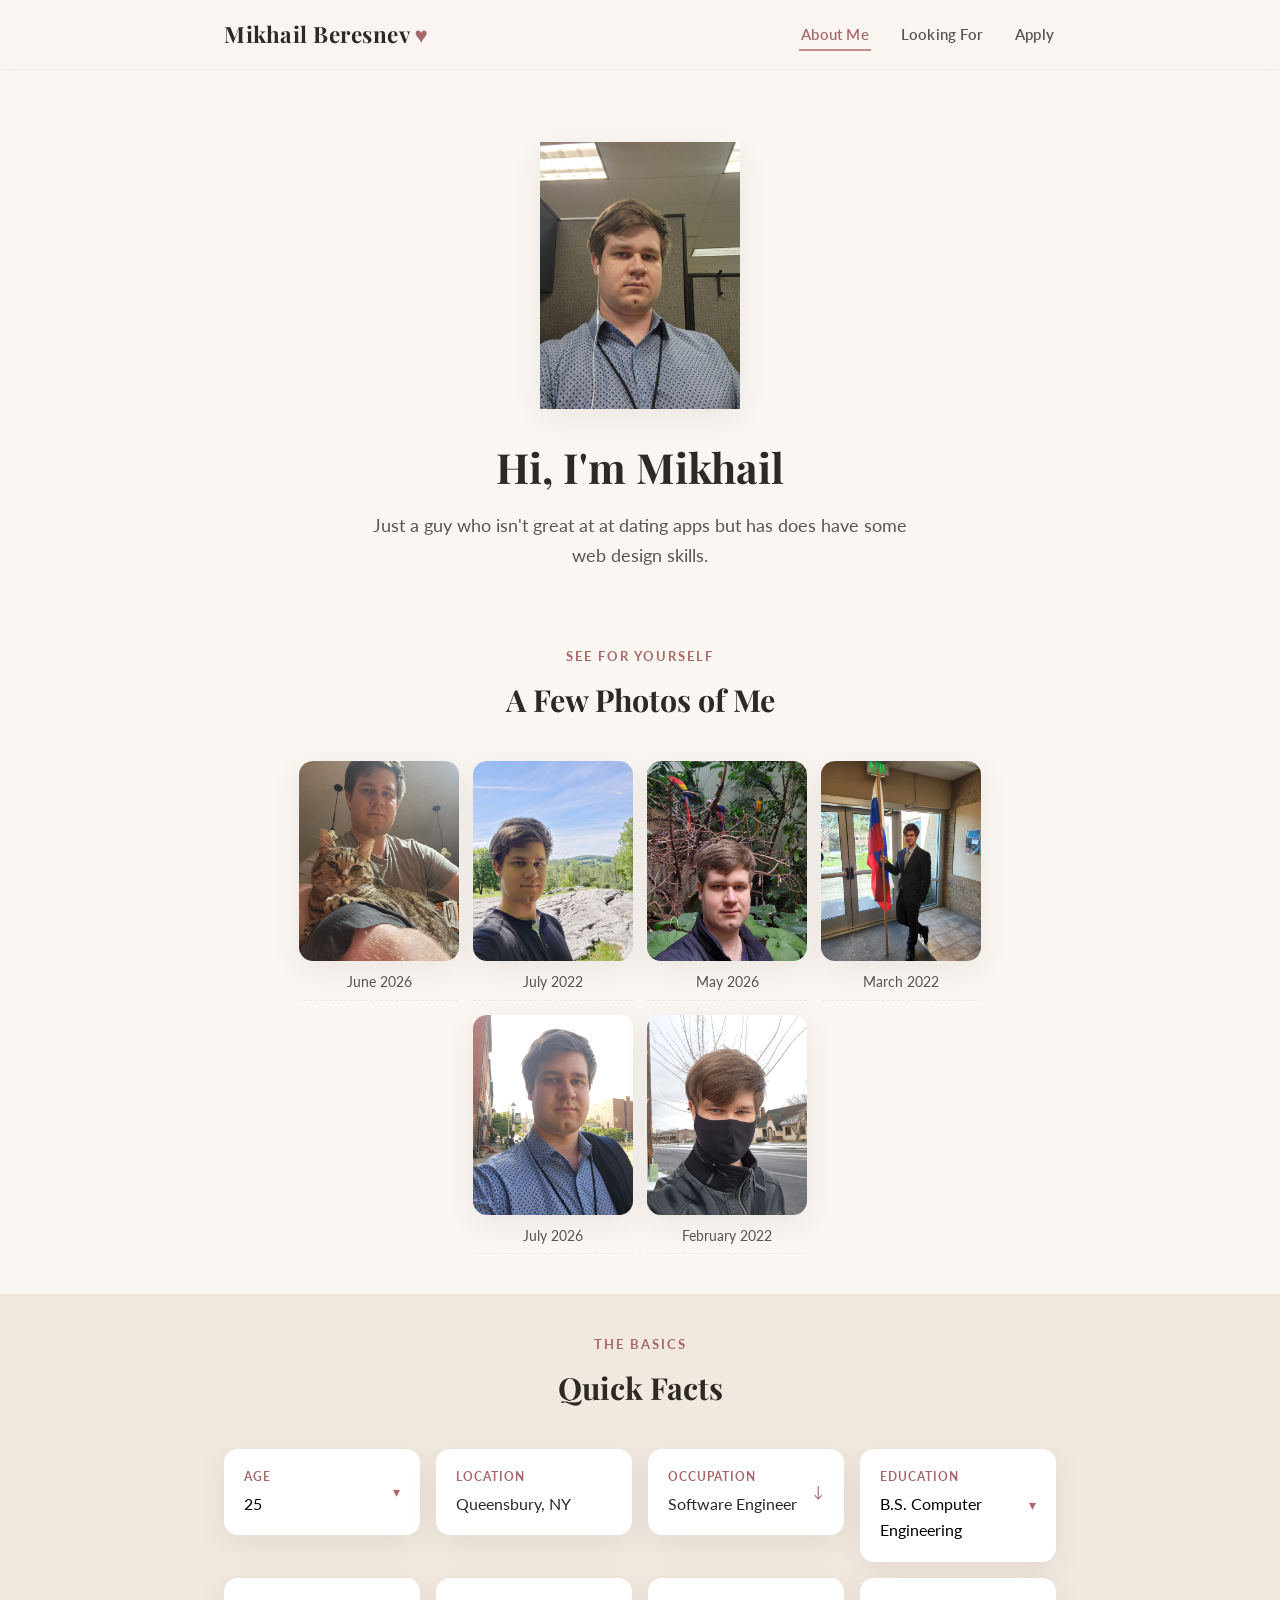
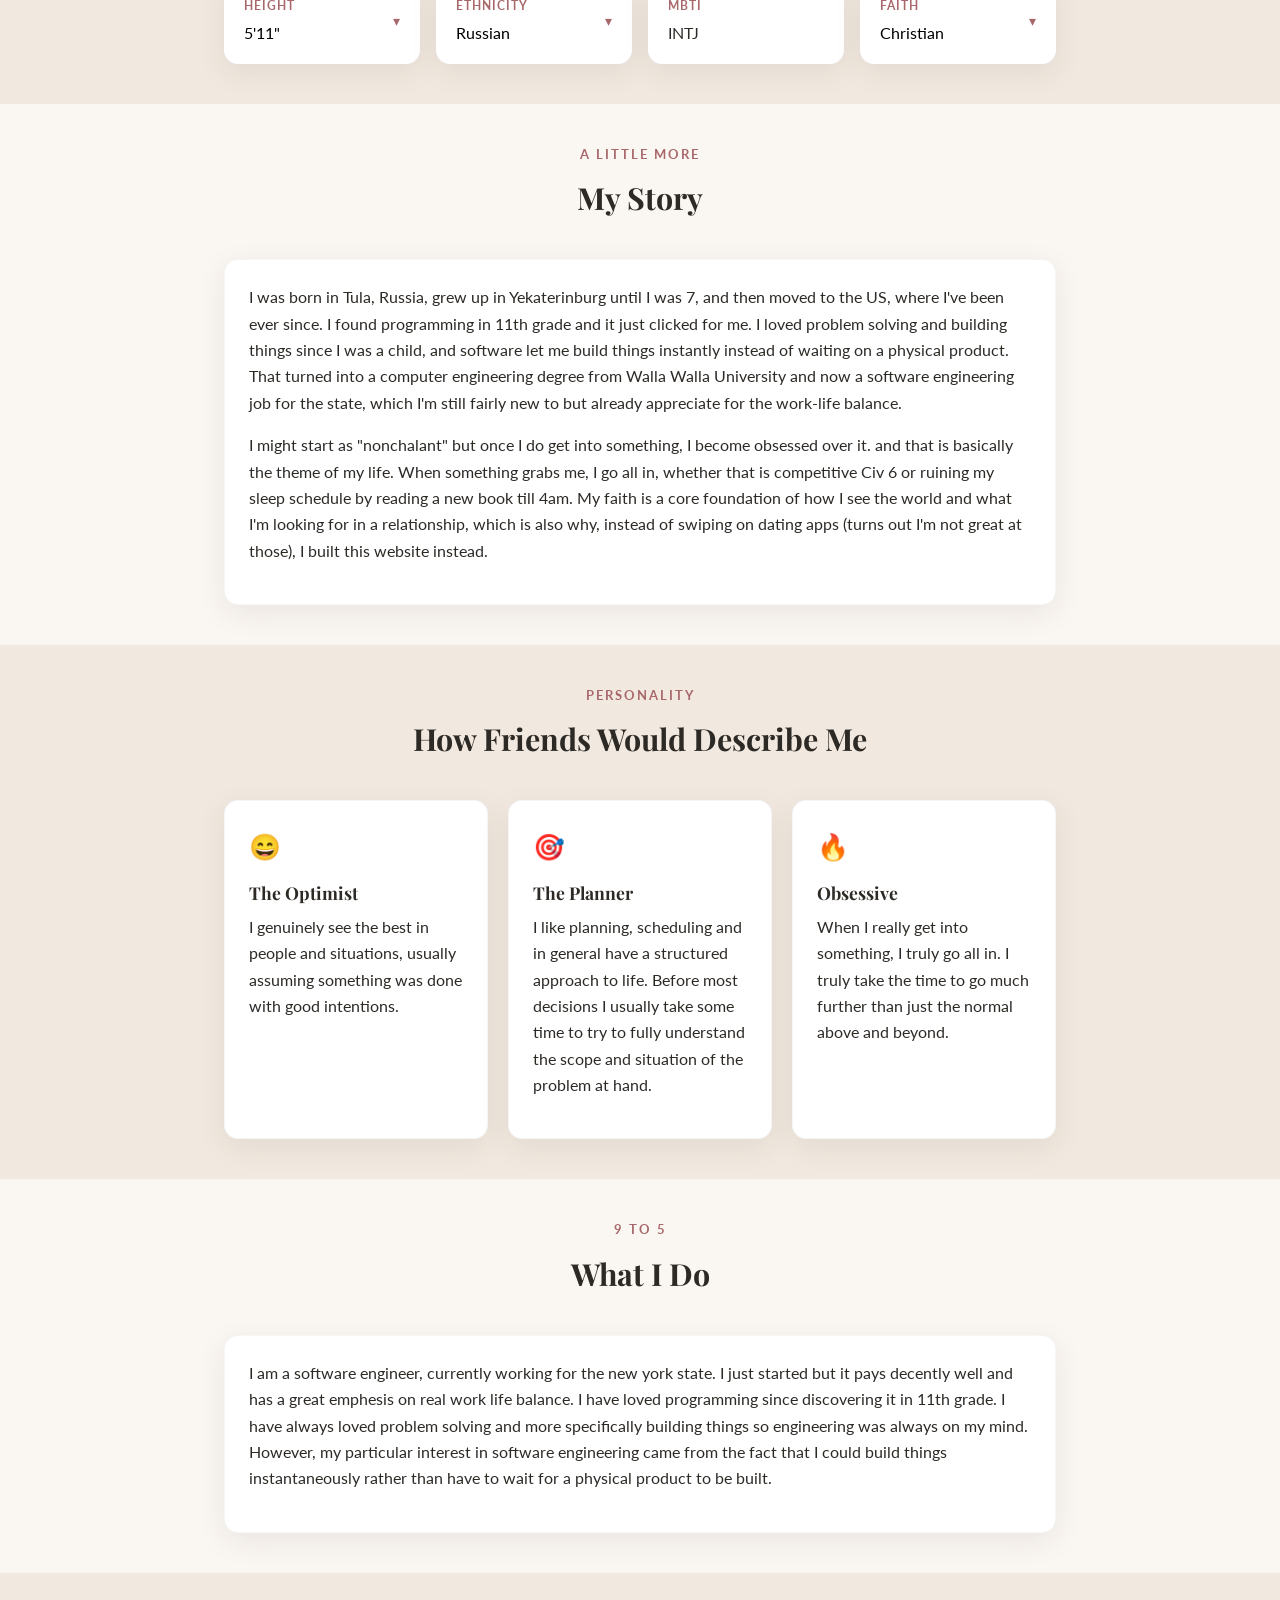
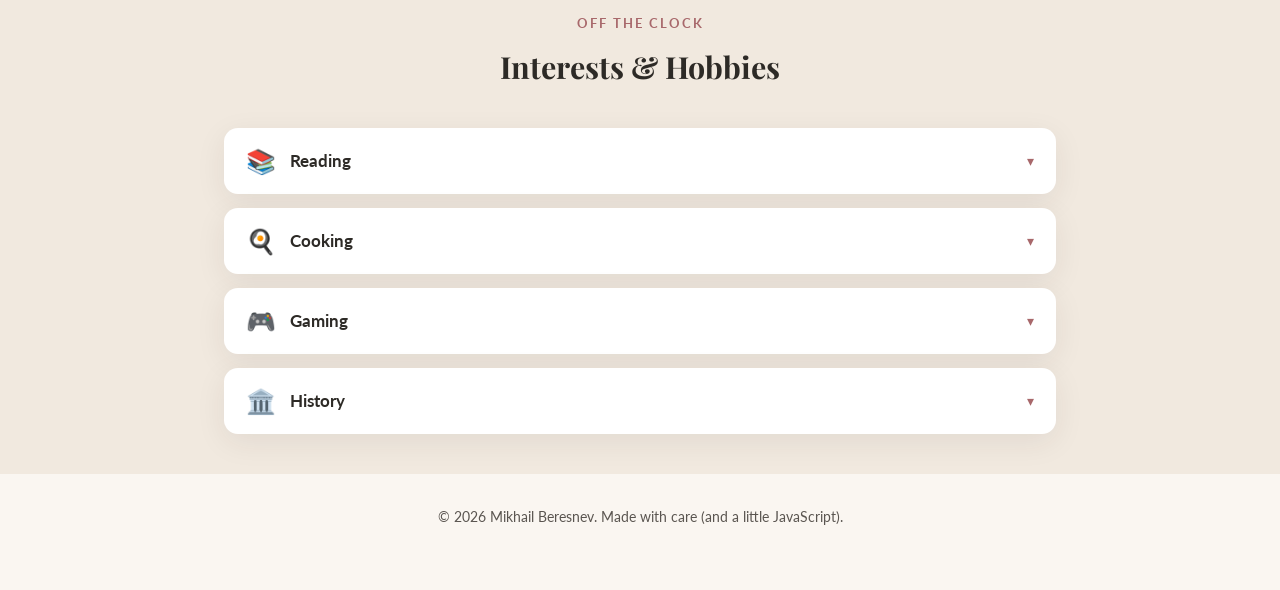
<file: index.html>
<!DOCTYPE html>
<html lang="en">
<head>
  <meta charset="UTF-8" />
  <meta name="viewport" content="width=device-width, initial-scale=1.0" />
  <title>About Me | Mikhail Beresnev</title>
  <link rel="preconnect" href="https://fonts.googleapis.com" />
  <link href="https://fonts.googleapis.com/css2?family=Playfair+Display:wght@700&family=Lato:wght@400;700&display=swap" rel="stylesheet" />
  <link rel="stylesheet" href="css/style.css" />
</head>
<body>

  <header class="site-header">
    <nav class="nav-bar">
      <div class="brand">Mikhail Beresnev <span>&hearts;</span></div>
      <button class="nav-toggle" aria-label="Toggle navigation">
        <span></span><span></span><span></span>
      </button>
      <ul class="nav-links">
        <li><a href="index.html">About Me</a></li>
        <li><a href="looking-for.html">Looking For</a></li>
        <li><a href="apply.html">Apply</a></li>
      </ul>
    </nav>
  </header>

  <main>
    <section class="hero">
      <div class="container">
        <div class="hero-photo"><img src="images/personal%20photos/20260702_132244.jpg" alt="Photo of Mikhail" loading="lazy" /></div>
        <h1>Hi, I'm Mikhail</h1>
        <p class="subtitle">
          Just a guy who isn't great at at dating apps but has does have some web design skills.
        </p>
      </div>
    </section>

    <section>
      <div class="container">
        <div class="section-title reveal">
          <span class="kicker">See For Yourself</span>
          <h2>A Few Photos of Me</h2>
        </div>
        <div class="photo-grid reveal">
          <figure class="photo-item">
            <div class="photo-slot"><img src="images/personal%20photos/20260629_222703.jpg" alt="Photo of Mikhail" loading="lazy" /></div>
            <figcaption class="photo-date" contenteditable="true" data-placeholder="Add date">June 2026</figcaption>
          </figure>
          <figure class="photo-item">
            <div class="photo-slot"><img src="images/personal%20photos/Screenshot_20250103_224920_Gallery.jpg" alt="Photo of Mikhail" loading="lazy" /></div>
            <figcaption class="photo-date" contenteditable="true" data-placeholder="Add date">July 2022</figcaption>
          </figure>
          <figure class="photo-item">
            <div class="photo-slot"><img src="images/personal%20photos/20260524_122659.jpg" alt="Photo of Mikhail" loading="lazy" /></div>
            <figcaption class="photo-date" contenteditable="true" data-placeholder="Add date">May 2026</figcaption>
          </figure>
          <figure class="photo-item">
            <div class="photo-slot"><img src="images/personal%20photos/Screenshot_20250103_224856_Gallery.jpg" alt="Photo of Mikhail" loading="lazy" /></div>
            <figcaption class="photo-date" contenteditable="true" data-placeholder="Add date">March 2022</figcaption>
          </figure>
          <figure class="photo-item">
            <div class="photo-slot"><img src="images/personal%20photos/20260702_171111.jpg" alt="Photo of Mikhail" loading="lazy" /></div>
            <figcaption class="photo-date" contenteditable="true" data-placeholder="Add date">July 2026</figcaption>
          </figure>
          <figure class="photo-item">
            <div class="photo-slot"><img src="images/personal%20photos/Screenshot_20250103_224812_Gallery.jpg" alt="Photo of Mikhail" loading="lazy" /></div>
            <figcaption class="photo-date" contenteditable="true" data-placeholder="Add date">February 2022</figcaption>
          </figure>
        </div>
      </div>
    </section>

    <section class="alt">
      <div class="container">
        <div class="section-title reveal">
          <span class="kicker">The Basics</span>
          <h2>Quick Facts</h2>
        </div>
        <ul class="fact-list reveal">
          <li class="fact">
            <button class="fact-toggle" aria-expanded="false">
              <span class="fact-main"><span class="label">Age</span><span class="fact-value">25</span></span>
              <span class="fact-chevron">&#9662;</span>
            </button>
            <div class="fact-panel">
              <div class="fact-panel-inner">
                <p>May 4th, 2001</p>
              </div>
            </div>
          </li>
          <li class="fact fact-static">
            <span class="fact-main"><span class="label">Location</span><span class="fact-value">Queensbury, NY</span></span>
          </li>
          <li class="fact">
            <a class="fact-toggle fact-link" href="#what-i-do">
              <span class="fact-main"><span class="label">Occupation</span><span class="fact-value">Software Engineer</span></span>
              <span class="fact-chevron fact-arrow">&#8595;</span>
            </a>
          </li>
          <li class="fact">
            <button class="fact-toggle" aria-expanded="false">
              <span class="fact-main"><span class="label">Education</span><span class="fact-value">B.S. Computer Engineering</span></span>
              <span class="fact-chevron">&#9662;</span>
            </button>
            <div class="fact-panel">
              <div class="fact-panel-inner">
                <p>Walla Walla University</p>
              </div>
            </div>
          </li>
          <li class="fact">
            <button class="fact-toggle" aria-expanded="false">
              <span class="fact-main"><span class="label">Height</span><span class="fact-value">5'11"</span></span>
              <span class="fact-chevron">&#9662;</span>
            </button>
            <div class="fact-panel">
              <div class="fact-panel-inner">
                <p>6 feet with shoes</p>
              </div>
            </div>
          </li>
          <li class="fact">
            <button class="fact-toggle" aria-expanded="false">
              <span class="fact-main"><span class="label">Ethnicity</span><span class="fact-value">Russian</span></span>
              <span class="fact-chevron">&#9662;</span>
            </button>
            <div class="fact-panel">
              <div class="fact-panel-inner">
                <p>100% Russian, born in Tula and lived in Yekaterinburg till 7 before moving to the US</p>
              </div>
            </div>
          </li>
          <li class="fact fact-static">
            <span class="fact-main"><span class="label">MBTI</span><span class="fact-value">INTJ</span></span>
          </li>
          <li class="fact">
            <button class="fact-toggle" aria-expanded="false">
              <span class="fact-main"><span class="label">Faith</span><span class="fact-value">Christian</span></span>
              <span class="fact-chevron">&#9662;</span>
            </button>
            <div class="fact-panel">
              <div class="fact-panel-inner">
                <p>Seventh-Day Adventist</p>
              </div>
            </div>
          </li>
        </ul>
      </div>
    </section>

    <section>
      <div class="container">
        <div class="section-title reveal">
          <span class="kicker">A Little More</span>
          <h2>My Story</h2>
        </div>
        <div class="card reveal">
          <p>
            I was born in Tula, Russia, grew up in Yekaterinburg until I was 7, and then moved to
            the US, where I've been ever since. I found programming in 11th grade and it just clicked for me. 
            I loved problem solving and building things since I was a child, and software let me build things instantly 
            instead of waiting on a physical product. That turned into a computer engineering
            degree from Walla Walla University and now a software engineering job for the state, 
            which I'm still fairly new to but already appreciate for the work-life balance.
          </p>
          <p>
            I might start as "nonchalant" but once I do get into something, I become obsessed over it. and that is 
            basically the theme of my life. When something grabs me, I go all in, whether 
            that is competitive Civ 6 or ruining my sleep schedule by reading a new book till 4am.
            My faith is a core foundation of how I see the world and what I'm looking for in a relationship, 
            which is also why, instead of swiping on dating apps (turns out I'm not great at those),
            I built this website instead.
          </p>
        </div>
      </div>
    </section>

    <section class="alt">
      <div class="container">
        <div class="section-title reveal">
          <span class="kicker">Personality</span>
          <h2>How Friends Would Describe Me</h2>
        </div>
        <div class="grid reveal">
          <div class="card">
            <span class="icon">😄</span>
            <h3>The Optimist</h3>
            <p>I genuinely see the best in people and situations, usually assuming 
              something was done with good intentions.</p>
          </div>
          <div class="card">
            <span class="icon">🎯</span>
            <h3>The Planner</h3>
            <p>I like planning, scheduling and in general have a structured approach to life. 
              Before most decisions I usually take some time to try to fully understand 
              the scope and situation of the problem at hand.</p>
          </div>
          <div class="card">
            <span class="icon">🔥</span>
            <h3>Obsessive</h3>
            <p>When I really get into something, I truly go all in. I truly take the time to go 
              much further than just the normal above and beyond.</p>
          </div>
        </div>
      </div>
    </section>

    <section id="what-i-do">
      <div class="container">
        <div class="section-title reveal">
          <span class="kicker">9 to 5</span>
          <h2>What I Do</h2>
        </div>
        <div class="card reveal">
          <p>
            I am a software engineer, currently working for the new york state. 
            I just started but it pays decently well and has a great emphesis on real work life balance. 
            I have loved programming since discovering it in 11th grade. I have always loved problem solving and
            more specifically building things so engineering was always on my mind. However, my particular interest
            in software engineering came from the fact that I could build things instantaneously rather than have to wait
            for a physical product to be built. 
          </p>
        </div>
      </div>
    </section>

    <section class="alt">
      <div class="container">
        <div class="section-title reveal">
          <span class="kicker">Off the Clock</span>
          <h2>Interests &amp; Hobbies</h2>
        </div>
        <div class="hobbies-list reveal">

          <div class="hobby">
            <button class="hobby-toggle" aria-expanded="false">
              <span class="hobby-icon">📚</span>
              <span class="hobby-name">Reading</span>
              <span class="hobby-chevron">&#9662;</span>
            </button>
            <div class="hobby-panel">
              <div class="hobby-panel-inner">
                <p>I didn't care too much for reading when I was younger, and then I read Prince Capsian 
                  from the Chronicles of Narnia series in 4th gradeand have been an avid reader since.
                  I experienced a second revolution around the age of 14 when I discovered light novels, 
                  and later Chinese web novels. Since then, I read on average probably around 3-4 hours a day, 
                  sometimes a lot more if I am just starting a new book.
                </p>
                <a class="hobby-link-card" href="https://www.novelupdates.com/viewlist/89426/" target="_blank" rel="noopener">
                  <span class="hobby-link-icon">📖</span>
                  <span class="hobby-link-info">
                    <span class="hobby-link-title">Mikhail's Masterpieces</span>
                    <span class="hobby-link-desc">Some novels that I consider to be the peak of eastern literature.</span>
                  </span>
                  <span class="hobby-link-arrow">&#8594;</span>
                </a>
              </div>
            </div>
          </div>

          <div class="hobby">
            <button class="hobby-toggle" aria-expanded="false">
              <span class="hobby-icon">🍳</span>
              <span class="hobby-name">Cooking</span>
              <span class="hobby-chevron">&#9662;</span>
            </button>
            <div class="hobby-panel">
              <div class="hobby-panel-inner">
                <p>I love food, and by extension love cooking when I have the opportunity.
                  Sounds a bit basic but my signature dish is a garlic heavy tomato soup. 
                  I can also make pasta at resteurant quality, though I don't enjoy pasta too often myself. 
                  Regarding food in general, I generally like spicy food, though the spiciest I can go 
                  is the buldak chicken ramen. My favorite cuisine is Russian, but a close second is Greek. I am mostly a vegetarian 
                  myself with the exception of chicken, but I do occasionally eat Beef, Lamb and Turkey.</p>
                <div class="hobby-gallery">
                  <div class="hobby-photo"><img src="images/food/20220516_183814.jpg" alt="A dish Mikhail cooked" loading="lazy" /></div>
                  <div class="hobby-photo"><img src="images/food/20220520_155654.jpg" alt="A dish Mikhail cooked" loading="lazy" /></div>
                  <div class="hobby-photo"><img src="images/food/20220529_213527.jpg" alt="A dish Mikhail cooked" loading="lazy" /></div>
                </div>
              </div>
            </div>
          </div>

          <div class="hobby">
            <button class="hobby-toggle" aria-expanded="false">
              <span class="hobby-icon">🎮</span>
              <span class="hobby-name">Gaming</span>
              <span class="hobby-chevron">&#9662;</span>
            </button>
            <div class="hobby-panel">
              <div class="hobby-panel-inner">
                <p>Gaming is interesting because it is more of a social tool/activty for me than anything else. 
                  Since I was a kid, it was my primary way to connect with people. Thus, it has developed to be an important hobby for me. 
                  I primarily enjoy playing startegy games like Civilizations 6, and Crusader Kings 3. 
                  Should note/brag that I can be considered a top 100 player in Civilizations 6 in the world, 
                  with my team making it to the top 8 in the world championship.
                  I don't play single player games as much but I recently really enjoyed playing Expeditions 33. 
                  Finally, for my top 3, Genshin Impact is up there, with me playing it from day 1 and being AR60, though I haven't played it in the last year.</p>
                <div class="hobby-gallery">
                  <div class="hobby-photo"><img src="images/gaming/e5833a53529ff9879e87689f1e8b04d45ba7e6c97fa791e2.avif" alt="A game I enjoy" loading="lazy" /></div>
                  <div class="hobby-photo"><img src="images/gaming/fifa-22-pc-game-origin-cover_47_.jpg" alt="FIFA 22" loading="lazy" /></div>
                  <div class="hobby-photo"><img src="images/gaming/genshin-impact-hqdph.jpg" alt="Genshin Impact" loading="lazy" /></div>
                </div>
              </div>
            </div>
          </div>

          <div class="hobby">
            <button class="hobby-toggle" aria-expanded="false">
              <span class="hobby-icon">🏛️</span>
              <span class="hobby-name">History</span>
              <span class="hobby-chevron">&#9662;</span>
            </button>
            <div class="hobby-panel">
              <div class="hobby-panel-inner">
                <p>Along with Math, History has always been my favorite subject. 
                  I tend to be drawn to ancient history in particular as it is always fascinating to 
                  me to learn about how people of the past lived. My study generally includes the whole world 
                  the more ancient the period is. However, as we move to the modern times, especially 
                  after the medieval era, I tend to focus more on Europe, and more particularly on Russia past the Renaissance. 
                  Recently I have also really enjoyed the "Fall of Civilization Podcast" that I would like to recommend.</p>
                <a class="hobby-link-card" href="https://www.youtube.com/@FallofCivilizations" target="_blank" rel="noopener">
                  <span class="hobby-link-icon">🏺</span>
                  <span class="hobby-link-info">
                    <span class="hobby-link-title">Fall of Civilizations</span>
                    <span class="hobby-link-desc">The podcast/channel I keep recommending to everyone.</span>
                  </span>
                  <span class="hobby-link-arrow">&#8594;</span>
                </a>
              </div>
            </div>
          </div>

        </div>
      </div>
    </section>
  </main>

  <footer class="site-footer">
    <div class="container">
      <p>&copy; <span id="year"></span> Mikhail Beresnev. Made with care (and a little JavaScript).</p>
    </div>
  </footer>

  <script src="js/main.js"></script>
  <script>document.getElementById("year").textContent = new Date().getFullYear();</script>
</body>
</html>
</file>
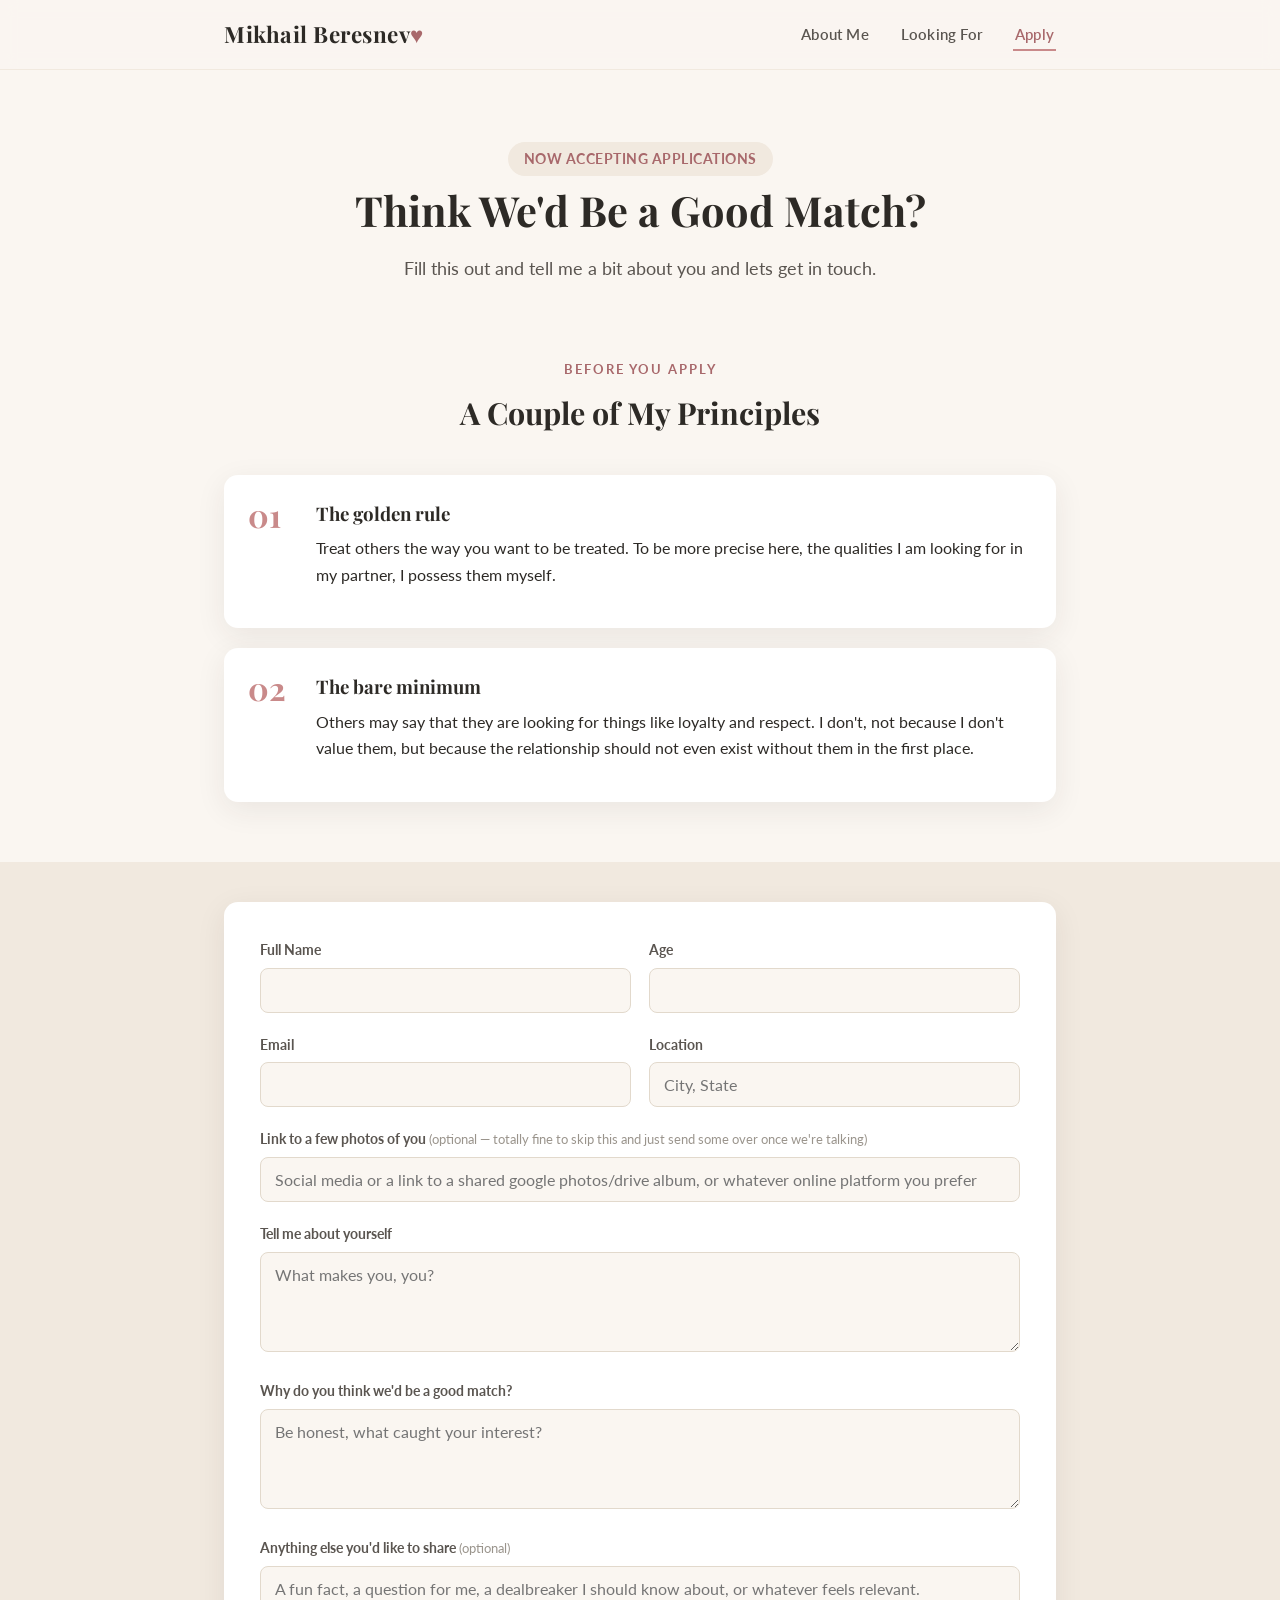
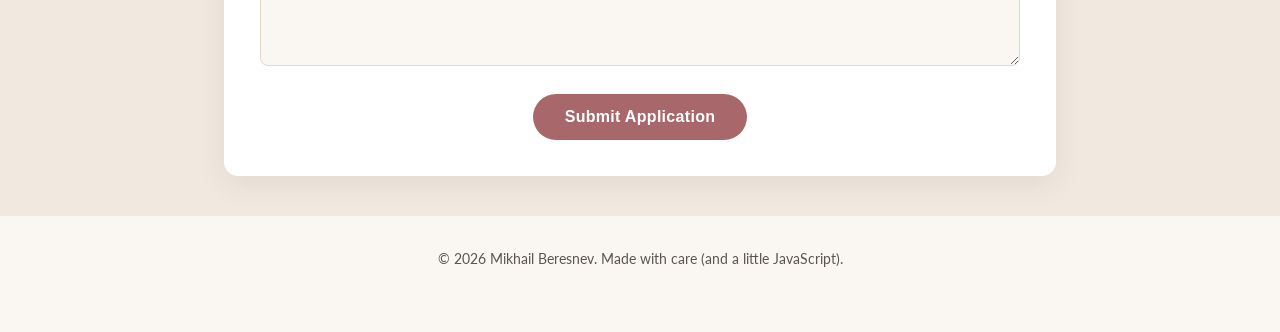
<file: apply.html>
<!DOCTYPE html>
<html lang="en">
<head>
  <meta charset="UTF-8" />
  <meta name="viewport" content="width=device-width, initial-scale=1.0" />
  <title>Apply</title>
  <link rel="preconnect" href="https://fonts.googleapis.com" />
  <link href="https://fonts.googleapis.com/css2?family=Playfair+Display:wght@700&family=Lato:wght@400;700&display=swap" rel="stylesheet" />
  <link rel="stylesheet" href="css/style.css" />
</head>
<body>

  <header class="site-header">
    <nav class="nav-bar">
      <div class="brand">Mikhail Beresnev<span>&hearts;</span></div>
      <button class="nav-toggle" aria-label="Toggle navigation">
        <span></span><span></span><span></span>
      </button>
      <ul class="nav-links">
        <li><a href="index.html">About Me</a></li>
        <li><a href="looking-for.html">Looking For</a></li>
        <li><a href="apply.html">Apply</a></li>
      </ul>
    </nav>
  </header>

  <main>
    <section class="hero">
      <div class="container">
        <span class="tagline">Now Accepting Applications</span>
        <h1>Think We'd Be a Good Match?</h1>
        <p class="subtitle">
          Fill this out and tell me a bit about you and lets get in touch.
        </p>
      </div>
    </section>

    <section>
      <div class="container">
        <div class="section-title reveal">
          <span class="kicker">Before You Apply</span>
          <h2>A Couple of My Principles</h2>
        </div>
        <div class="principle reveal">
          <div class="num">01</div>
          <div>
            <h3>The golden rule</h3>
            <p>Treat others the way you want to be treated.
              To be more precise here, the qualities I am looking for in my partner, I possess them myself.</p>
          </div>
        </div>
        <div class="principle reveal">
          <div class="num">02</div>
          <div>
            <h3>The bare minimum</h3>
            <p>Others may say that they are looking for things like loyalty and respect. I don't, not because I don't value them,
              but because the relationship should not even exist without them in the first place.</p>
          </div>
        </div>
      </div>
    </section>

    <section class="alt">
      <div class="container">
        <div id="success-banner" class="success-banner reveal">
          Thanks for applying! 🎉 Your application has been sent — I'll reach out if it seems like a good fit.
        </div>
        <div id="error-banner" class="error-banner reveal">
          Something went wrong sending your application. Mind trying again in a moment?
        </div>

        <form
          id="apply-form"
          class="form-card reveal"
          action="https://formspree.io/f/xzdngzko"
          method="POST"
          novalidate
        >
          <input type="hidden" name="_subject" value="New application from your dating resume site" />
          <input type="text" name="_gotcha" class="hp-field" tabindex="-1" autocomplete="off" aria-hidden="true" />

          <div class="form-row">
            <div class="field">
              <label for="name">Full Name</label>
              <input type="text" id="name" name="name" required />
              <span class="error-msg">Please enter your name.</span>
            </div>
            <div class="field">
              <label for="age">Age</label>
              <input type="number" id="age" name="age" min="18" max="120" required />
              <span class="error-msg">Please enter your age.</span>
            </div>
          </div>

          <div class="form-row">
            <div class="field">
              <label for="email">Email</label>
              <input type="email" id="email" name="email" required />
              <span class="error-msg">Please enter a valid email.</span>
            </div>
            <div class="field">
              <label for="location">Location</label>
              <input type="text" id="location" name="location" placeholder="City, State" required />
              <span class="error-msg">Please enter your city.</span>
            </div>
          </div>

          <div class="field">
            <label for="photo-link">Link to a few photos of you <span class="hint">(optional — totally fine to skip this and just send some over once we're talking)</span></label>
            <input type="url" id="photo-link" name="photo-link" placeholder="Social media or a link to a shared google photos/drive album, or whatever online platform you prefer" />
          </div>

          <div class="field">
            <label for="about">Tell me about yourself</label>
            <textarea id="about" name="about" required placeholder="What makes you, you?"></textarea>
            <span class="error-msg">This field is required.</span>
          </div>

          <div class="field">
            <label for="why">Why do you think we'd be a good match?</label>
            <textarea id="why" name="why" required placeholder="Be honest, what caught your interest?"></textarea>
            <span class="error-msg">This field is required.</span>
          </div>

          <div class="field">
            <label for="extra-info">Anything else you'd like to share <span class="hint">(optional)</span></label>
            <textarea id="extra-info" name="extra-info" placeholder="A fun fact, a question for me, a dealbreaker I should know about, or whatever feels relevant."></textarea>
          </div>

          <div class="form-footer">
            <button type="submit" class="btn">Submit Application</button>
          </div>
        </form>
      </div>
    </section>
  </main>

  <footer class="site-footer">
    <div class="container">
      <p>&copy; <span id="year"></span> Mikhail Beresnev. Made with care (and a little JavaScript).</p>
    </div>
  </footer>

  <script src="js/main.js"></script>
  <script>document.getElementById("year").textContent = new Date().getFullYear();</script>
</body>
</html>
</file>
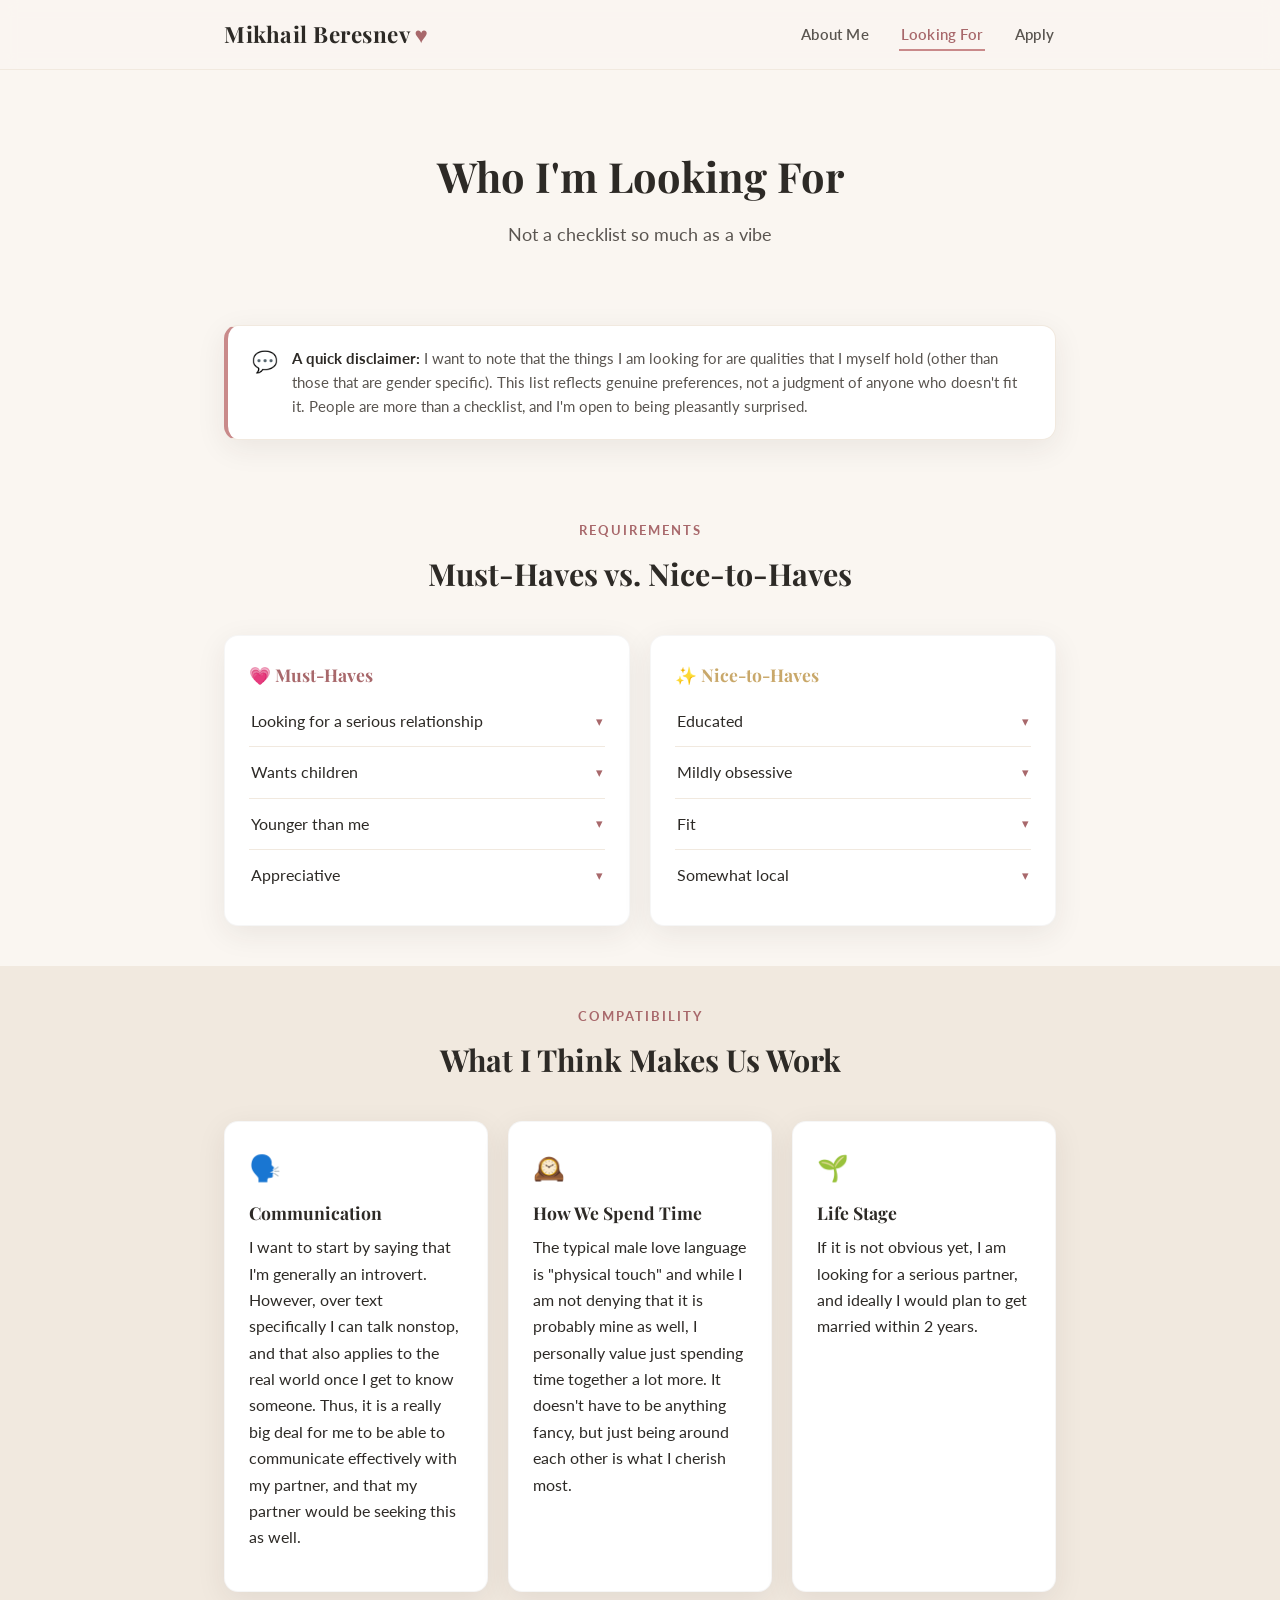
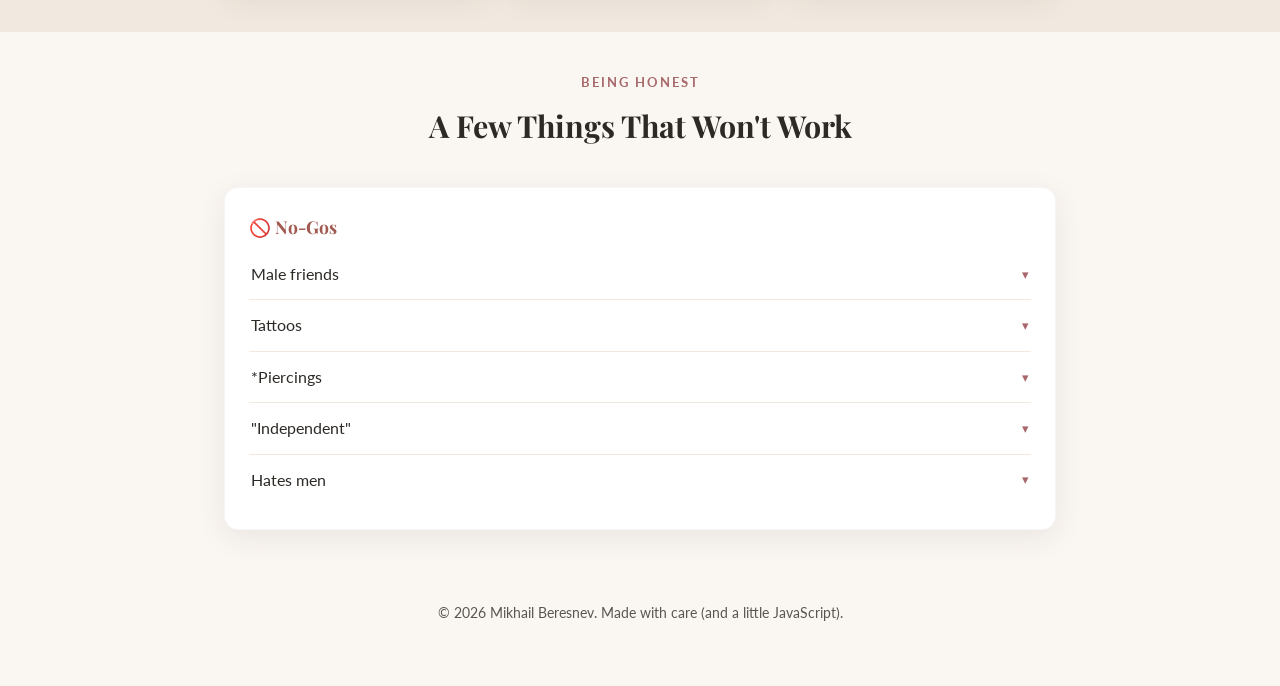
<file: looking-for.html>
<!DOCTYPE html>
<html lang="en">
<head>
  <meta charset="UTF-8" />
  <meta name="viewport" content="width=device-width, initial-scale=1.0" />
  <title>Who I'm Looking For</title>
  <link rel="preconnect" href="https://fonts.googleapis.com" />
  <link href="https://fonts.googleapis.com/css2?family=Playfair+Display:wght@700&family=Lato:wght@400;700&display=swap" rel="stylesheet" />
  <link rel="stylesheet" href="css/style.css" />
</head>
<body>

  <header class="site-header">
    <nav class="nav-bar">
      <div class="brand">Mikhail Beresnev <span>&hearts;</span></div>
      <button class="nav-toggle" aria-label="Toggle navigation">
        <span></span><span></span><span></span>
      </button>
      <ul class="nav-links">
        <li><a href="index.html">About Me</a></li>
        <li><a href="looking-for.html">Looking For</a></li>
        <li><a href="apply.html">Apply</a></li>
      </ul>
    </nav>
  </header>

  <main>
    <section class="hero">
      <div class="container">
        <h1>Who I'm Looking For</h1>
        <p class="subtitle">
          Not a checklist so much as a vibe
        </p>
      </div>
    </section>

    <section>
      <div class="container">
        <div class="disclaimer reveal">
          <span class="disclaimer-icon">💬</span>
          <p>
            <strong>A quick disclaimer:</strong> I want to note that the things I am looking for
            are qualities that I myself hold (other than those that are gender specific). This list
            reflects genuine preferences, not a judgment of anyone who doesn't fit it. People are more
            than a checklist, and I'm open to being pleasantly surprised.
          </p>
        </div>
      </div>
    </section>

    <section>
      <div class="container">
        <div class="section-title reveal">
          <span class="kicker">Requirements</span>
          <h2>Must-Haves vs. Nice-to-Haves</h2>
        </div>
        <div class="compare reveal">
          <div class="card must-haves">
            <h3>💗 Must-Haves</h3>
            <ul class="point-list">
              <li class="point">
                <button class="point-toggle" aria-expanded="false">
                  <span class="point-text">Looking for a serious relationship</span>
                  <span class="point-chevron">&#9662;</span>
                </button>
                <div class="point-panel">
                  <div class="point-panel-inner">
                    <p>I am not looking for a casual relationship. In fact, I'm saving myself
                      for marriage so if you are expecting or looking for something before that, I am not it.</p>
                  </div>
                </div>
              </li>
              <li class="point">
                <button class="point-toggle" aria-expanded="false">
                  <span class="point-text">Wants children</span>
                  <span class="point-chevron">&#9662;</span>
                </button>
                <div class="point-panel">
                  <div class="point-panel-inner">
                    <p>Ideally, I would like to have at least 2 children someday.</p>
                  </div>
                </div>
              </li>
              <li class="point">
                <button class="point-toggle" aria-expanded="false">
                  <span class="point-text">Younger than me</span>
                  <span class="point-chevron">&#9662;</span>
                </button>
                <div class="point-panel">
                  <div class="point-panel-inner">
                    <p>Personal preference, but ideally anyone younger than 25, more specifically born after May 4th, 2001.</p>
                  </div>
                </div>
              </li>
              <li class="point">
                <button class="point-toggle" aria-expanded="false">
                  <span class="point-text">Appreciative</span>
                  <span class="point-chevron">&#9662;</span>
                </button>
                <div class="point-panel">
                  <div class="point-panel-inner">
                    <p>Saw a great post recently. "I would never go 50/50 but I wouldn't
                      want someone who wouldn't go 50/50." Not so much about the numbers,
                      but more about the underlying values and approach to relationships.</p>
                  </div>
                </div>
              </li>
            </ul>
          </div>
          <div class="card nice-haves">
            <h3>✨ Nice-to-Haves</h3>
            <ul class="point-list">
              <li class="point">
                <button class="point-toggle" aria-expanded="false">
                  <span class="point-text">Educated</span>
                  <span class="point-chevron">&#9662;</span>
                </button>
                <div class="point-panel">
                  <div class="point-panel-inner">
                    <p>Not so much about any particular field of study, but I do value education and ability to think critically.</p>
                  </div>
                </div>
              </li>
              <li class="point">
                <button class="point-toggle" aria-expanded="false">
                  <span class="point-text">Mildly obsessive</span>
                  <span class="point-chevron">&#9662;</span>
                </button>
                <div class="point-panel">
                  <div class="point-panel-inner">
                    <p>I personally like to be obsessive about things I enjoy, and I would like to be with someone who is the same way.
                      It would be kind of annoying to be thinking about your partner all day and find out they don't feel anywhere close to the same way.</p>
                    </p>
                  </div>
                </div>
              </li>
              <li class="point">
                <button class="point-toggle" aria-expanded="false">
                  <span class="point-text">Fit</span>
                  <span class="point-chevron">&#9662;</span>
                </button>
                <div class="point-panel">
                  <div class="point-panel-inner">
                    <p>While there is no specific physical ideal for me, I do value someone who takes care of their health and fitness.</p>
                    </p>
                  </div>
                </div>
              </li>
              <li class="point">
                <button class="point-toggle" aria-expanded="false">
                  <span class="point-text">Somewhat local</span>
                  <span class="point-chevron">&#9662;</span>
                </button>
                <div class="point-panel">
                  <div class="point-panel-inner">
                    <p>While I am not against long distance relationships, 
                      I would like to be with someone who 
                      is somewhat local to me least initially (max around 3-4 hours away).</p>
                    </p>
                  </div>
                </div>
              </li>
            </ul>
          </div>
        </div>
      </div>
    </section>

    <section class="alt">
      <div class="container">
        <div class="section-title reveal">
          <span class="kicker">Compatibility</span>
          <h2>What I Think Makes Us Work</h2>
        </div>
        <div class="grid reveal">
          <div class="card">
            <span class="icon">🗣️</span>
            <h3>Communication</h3>
            <p>I want to start by saying that I'm generally an introvert. 
              However, over text specifically I can talk nonstop, and that also applies 
              to the real world once I get to know someone. Thus, it is a really big deal 
              for me to be able to communicate effectively with my partner, and that my 
              partner would be seeking this as well.</p>
          </div>
          <div class="card">
            <span class="icon">🕰️</span>
            <h3>How We Spend Time</h3>
            <p>The typical male love language is "physical touch" and while I am not denying 
              that it is probably mine as well, I personally value just spending time together 
              a lot more. It doesn't have to be anything fancy, but just being around each other 
              is what I cherish most.</p>
          </div>
          <div class="card">
            <span class="icon">🌱</span>
            <h3>Life Stage</h3>
            <p>If it is not obvious yet, I am looking for a serious partner, and ideally I would plan to get married 
              within 2 years.</p>
          </div>
        </div>
      </div>
    </section>

    <section>
      <div class="container">
        <div class="section-title reveal">
          <span class="kicker">Being Honest</span>
          <h2>A Few Things That Won't Work</h2>
        </div>
        <div class="card no-gos reveal">
          <h3>🚫 No-Gos</h3>
          <ul class="point-list">
            <li class="point">
              <button class="point-toggle" aria-expanded="false">
                <span class="point-text">Male friends</span>
                <span class="point-chevron">&#9662;</span>
              </button>
              <div class="point-panel">
                <div class="point-panel-inner">
                  <p>Frankly, I don't believe in platonic relationships with the opposite gender.
                    As mentioned above, I hold myself to the same standard so you can and
                    should expect me to never have a female friend.</p>
                </div>
              </div>
            </li>
            <li class="point">
              <button class="point-toggle" aria-expanded="false">
                <span class="point-text">Tattoos</span>
                <span class="point-chevron">&#9662;</span>
              </button>
              <div class="point-panel">
                <div class="point-panel-inner">
                  <p>Personal preference</p>
                </div>
              </div>
            </li>
            <li class="point">
              <button class="point-toggle" aria-expanded="false">
                <span class="point-text">*Piercings</span>
                <span class="point-chevron">&#9662;</span>
              </button>
              <div class="point-panel">
                <div class="point-panel-inner">
                  <p>Personal preference though earings are fine</p>
                </div>
              </div>
            </li>
            <li class="point">
              <button class="point-toggle" aria-expanded="false">
                <span class="point-text">"Independent"</span>
                <span class="point-chevron">&#9662;</span>
              </button>
              <div class="point-panel">
                <div class="point-panel-inner">
                  <p>I understand the value of independence, but if your whole identity
                     is built around being independent, it just indicates to me that you
                      don't need a partner to me. I am really looking for someone who 
                      is willing to sacrifice their independence for me, just as I will for them.</p>
                </div>
              </div>
            </li>
            <li class="point">
              <button class="point-toggle" aria-expanded="false">
                <span class="point-text">Hates men</span>
                <span class="point-chevron">&#9662;</span>
              </button>
              <div class="point-panel">
                <div class="point-panel-inner">
                  <p>I don't want to be fighting an uphill battle from day 0. Yes, there are terrible people out there,
                    but I don't want to be with someone who has a negative view of men as a whole because of them.
                  </p>
                </div>
              </div>
            </li>
          </ul>
        </div>
      </div>
    </section>
  </main>

  <footer class="site-footer">
    <div class="container">
      <p>&copy; <span id="year"></span> Mikhail Beresnev. Made with care (and a little JavaScript).</p>
    </div>
  </footer>

  <script src="js/main.js"></script>
  <script>document.getElementById("year").textContent = new Date().getFullYear();</script>
</body>
</html>
</file>
<file: css/style.css>
/* ===== Design tokens ===== */
:root {
  --cream: #faf6f1;
  --cream-dark: #f1e9df;
  --charcoal: #2d2a26;
  --charcoal-soft: #5a5550;
  --rose: #c98a8a;
  --rose-dark: #a8686b;
  --gold: #c9a86a;
  --card-shadow: 0 8px 30px rgba(45, 42, 38, 0.08);
  --radius: 14px;
  --max-width: 880px;
}

* {
  box-sizing: border-box;
}

html {
  scroll-behavior: smooth;
}

body {
  margin: 0;
  font-family: "Lato", "Segoe UI", -apple-system, sans-serif;
  color: var(--charcoal);
  background: var(--cream);
  line-height: 1.65;
}

h1, h2, h3, h4 {
  font-family: "Playfair Display", "Georgia", serif;
  font-weight: 700;
  color: var(--charcoal);
  margin: 0 0 0.5em;
}

p {
  margin: 0 0 1em;
}

a {
  color: var(--rose-dark);
  text-decoration: none;
}

a:hover {
  text-decoration: underline;
}

img {
  max-width: 100%;
  display: block;
}

.container {
  max-width: var(--max-width);
  margin: 0 auto;
  padding: 0 24px;
}

/* ===== Header / Nav ===== */
.site-header {
  position: sticky;
  top: 0;
  z-index: 100;
  background: rgba(250, 246, 241, 0.9);
  backdrop-filter: blur(8px);
  border-bottom: 1px solid var(--cream-dark);
}

.nav-bar {
  max-width: var(--max-width);
  margin: 0 auto;
  padding: 16px 24px;
  display: flex;
  align-items: center;
  justify-content: space-between;
}

.brand {
  font-family: "Playfair Display", serif;
  font-size: 1.4rem;
  font-weight: 700;
  letter-spacing: 0.5px;
}

.brand span {
  color: var(--rose-dark);
}

.nav-links {
  display: flex;
  gap: 28px;
  list-style: none;
  margin: 0;
  padding: 0;
}

.nav-links a {
  color: var(--charcoal-soft);
  font-weight: 600;
  font-size: 0.95rem;
  letter-spacing: 0.2px;
  padding: 6px 2px;
  border-bottom: 2px solid transparent;
  transition: color 0.2s, border-color 0.2s;
}

.nav-links a:hover,
.nav-links a.active {
  color: var(--rose-dark);
  border-bottom-color: var(--rose);
  text-decoration: none;
}

.nav-toggle {
  display: none;
  background: none;
  border: none;
  cursor: pointer;
  padding: 8px;
}

.nav-toggle span {
  display: block;
  width: 24px;
  height: 2px;
  background: var(--charcoal);
  margin: 5px 0;
  transition: transform 0.2s, opacity 0.2s;
}

/* ===== Hero ===== */
.hero {
  padding: 72px 0 48px;
  text-align: center;
}

.hero-photo {
  width: 200px;
  aspect-ratio: 4 / 5;
  border-radius: var(--radius);
  margin: 0 auto 24px;
  background: linear-gradient(135deg, var(--rose), var(--gold));
  display: flex;
  align-items: center;
  justify-content: center;
  color: white;
  font-family: "Playfair Display", serif;
  font-size: 2.4rem;
  box-shadow: var(--card-shadow);
}

.hero h1 {
  font-size: 2.6rem;
  margin-bottom: 0.2em;
}

.hero .subtitle {
  color: var(--charcoal-soft);
  font-size: 1.15rem;
  max-width: 560px;
  margin: 0 auto 1.5em;
}

.tagline {
  display: inline-block;
  background: var(--cream-dark);
  color: var(--rose-dark);
  padding: 6px 16px;
  border-radius: 999px;
  font-size: 0.85rem;
  font-weight: 700;
  letter-spacing: 0.5px;
  text-transform: uppercase;
}

/* ===== Sections & Cards ===== */
section {
  padding: 40px 0;
}

/* Avoid stacking the hero's own bottom padding with the next section's
   top padding, which otherwise reads as a big dead gap between them. */
.hero + section {
  padding-top: 0;
}

section.alt {
  background: var(--cream-dark);
}

.section-title {
  text-align: center;
  margin-bottom: 36px;
}

.section-title h2 {
  font-size: 1.9rem;
}

.section-title .kicker {
  display: block;
  color: var(--rose-dark);
  font-size: 0.8rem;
  font-weight: 700;
  letter-spacing: 2px;
  text-transform: uppercase;
  margin-bottom: 8px;
}

.grid {
  display: grid;
  grid-template-columns: repeat(auto-fit, minmax(220px, 1fr));
  gap: 20px;
}

.card {
  background: white;
  border-radius: var(--radius);
  padding: 24px;
  box-shadow: var(--card-shadow);
  border: 1px solid rgba(45, 42, 38, 0.04);
}

.card h3 {
  font-size: 1.1rem;
  margin-bottom: 0.4em;
}

.card .icon {
  font-size: 1.6rem;
  margin-bottom: 10px;
  display: block;
}

.fact-list {
  list-style: none;
  padding: 0;
  margin: 0;
  display: grid;
  grid-template-columns: repeat(auto-fit, minmax(180px, 1fr));
  gap: 16px;
  align-items: start;
}

.fact-list li.fact {
  background: white;
  border-radius: var(--radius);
  box-shadow: var(--card-shadow);
  overflow: hidden;
}

.fact-toggle {
  width: 100%;
  min-height: 60px;
  box-sizing: border-box;
  display: flex;
  align-items: center;
  gap: 10px;
  background: none;
  border: none;
  cursor: pointer;
  font: inherit;
  line-height: inherit;
  margin: 0;
  text-align: left;
  padding: 18px 20px;
}

.fact-main {
  flex: 1;
  min-width: 0;
}

.fact-value {
  display: block;
}

.fact-chevron {
  color: var(--rose-dark);
  font-size: 0.85rem;
  flex-shrink: 0;
  transition: transform 0.25s ease;
}

.fact-toggle[aria-expanded="true"] .fact-chevron {
  transform: rotate(180deg);
}

.fact-list li.fact-static {
  min-height: 60px;
  box-sizing: border-box;
  display: flex;
  align-items: center;
  padding: 18px 20px;
}

a.fact-toggle.fact-link {
  color: inherit;
  text-decoration: none;
}

a.fact-toggle.fact-link:hover {
  text-decoration: none;
}

a.fact-toggle.fact-link:hover .fact-value {
  color: var(--rose-dark);
}

.fact-arrow {
  transition: transform 0.2s ease;
}

a.fact-toggle.fact-link:hover .fact-arrow {
  transform: translateY(3px);
}

.fact-panel {
  max-height: 0;
  overflow: hidden;
  transition: max-height 0.3s ease;
}

.fact-panel-inner {
  padding: 0 20px 18px;
}

.fact-panel-inner p {
  margin: 0;
  font-size: 0.92rem;
  color: var(--charcoal-soft);
}

.fact-list .label {
  display: block;
  font-size: 0.75rem;
  text-transform: uppercase;
  letter-spacing: 1px;
  color: var(--rose-dark);
  font-weight: 700;
  margin-bottom: 4px;
}

/* ===== Photo grid (About Me photos) ===== */
.photo-grid {
  display: flex;
  flex-wrap: wrap;
  justify-content: center;
  gap: 14px;
}

.photo-item {
  margin: 0;
  width: 160px;
}

.photo-slot {
  aspect-ratio: 4 / 5;
  border-radius: var(--radius);
  display: flex;
  align-items: center;
  justify-content: center;
  color: #b7ac9d;
  font-size: 0.9rem;
  background: white;
  box-shadow: var(--card-shadow);
  position: relative;
  cursor: pointer;
  overflow: hidden;
  transition: box-shadow 0.2s ease;
}

.photo-slot img {
  width: 100%;
  height: 100%;
  object-fit: cover;
}

.photo-slot:hover {
  box-shadow: 0 10px 34px rgba(45, 42, 38, 0.14);
}

/* Featured (expanded) photo — flex-basis 100% (not max-width on the item
   itself) guarantees a full line-break even on wide screens; the visual
   size cap lives on the inner slot instead so it still reads as centered. */
.photo-item.is-featured {
  order: -1;
  flex: 1 1 100%;
  width: 100%;
  margin-bottom: 4px;
}

.photo-item.is-featured .photo-slot {
  max-width: 420px;
  margin: 0 auto;
}

.photo-grid.gallery-active .photo-item:not(.is-featured) {
  width: 92px;
}

.photo-item.is-featured .photo-slot::after {
  content: "\2715 close";
  position: absolute;
  bottom: 10px;
  right: 10px;
  font-size: 0.7rem;
  letter-spacing: 0.5px;
  background: rgba(255, 255, 255, 0.9);
  padding: 4px 10px;
  border-radius: 999px;
  color: var(--charcoal-soft);
  box-shadow: var(--card-shadow);
}

.photo-date {
  margin-top: 8px;
  text-align: center;
  font-size: 0.85rem;
  color: var(--charcoal-soft);
  border-bottom: 1px dashed var(--cream-dark);
  padding: 2px 4px 6px;
  cursor: text;
}

.photo-date:hover,
.photo-date:focus {
  color: var(--rose-dark);
  border-bottom-color: var(--rose);
  outline: none;
}

.tag-cloud {
  display: flex;
  flex-wrap: wrap;
  gap: 10px;
  justify-content: center;
}

.tag {
  background: white;
  border: 1px solid var(--cream-dark);
  padding: 8px 16px;
  border-radius: 999px;
  font-size: 0.9rem;
  box-shadow: var(--card-shadow);
}

/* ===== Expandable hobby cards ===== */
.hobbies-list {
  display: flex;
  flex-direction: column;
  gap: 14px;
}

.hobby {
  background: white;
  border-radius: var(--radius);
  box-shadow: var(--card-shadow);
  overflow: hidden;
}

.hobby-toggle {
  width: 100%;
  display: flex;
  align-items: center;
  gap: 14px;
  background: none;
  border: none;
  cursor: pointer;
  padding: 18px 22px;
  font-family: inherit;
  text-align: left;
}

.hobby-icon {
  font-size: 1.5rem;
}

.hobby-name {
  flex: 1;
  font-weight: 700;
  font-size: 1.05rem;
  color: var(--charcoal);
}

.hobby-chevron {
  color: var(--rose-dark);
  font-size: 0.9rem;
  transition: transform 0.25s ease;
}

.hobby-toggle[aria-expanded="true"] .hobby-chevron {
  transform: rotate(180deg);
}

.hobby-toggle:hover .hobby-name {
  color: var(--rose-dark);
}

.hobby-panel {
  max-height: 0;
  overflow: hidden;
  transition: max-height 0.35s ease;
}

.hobby-panel-inner {
  padding: 0 22px 22px;
}

.hobby-panel-inner p {
  margin-bottom: 16px;
  color: var(--charcoal-soft);
}

.hobby-gallery {
  display: grid;
  grid-template-columns: repeat(auto-fit, minmax(120px, 1fr));
  gap: 10px;
}

.hobby-photo {
  aspect-ratio: 4 / 3;
  border: 2px dashed var(--cream-dark);
  border-radius: 10px;
  display: flex;
  align-items: center;
  justify-content: center;
  color: #b7ac9d;
  font-size: 0.85rem;
  background: var(--cream);
  overflow: hidden;
}

.hobby-photo:has(img) {
  border-style: solid;
}

.hobby-photo img {
  width: 100%;
  height: 100%;
  object-fit: contain;
}

/* ===== Hobby link-out card (e.g. an external reading list) ===== */
.hobby-link-card {
  display: flex;
  align-items: center;
  gap: 16px;
  background: var(--cream);
  border: 1px solid var(--cream-dark);
  border-radius: var(--radius);
  padding: 16px 20px;
  color: inherit;
  text-decoration: none;
  transition: border-color 0.2s ease, background 0.2s ease;
}

.hobby-link-card:hover {
  border-color: var(--rose);
  background: white;
  text-decoration: none;
}

.hobby-link-icon {
  font-size: 1.6rem;
  flex-shrink: 0;
}

.hobby-link-info {
  flex: 1;
  min-width: 0;
  display: flex;
  flex-direction: column;
  gap: 2px;
}

.hobby-link-title {
  font-weight: 700;
  color: var(--charcoal);
}

.hobby-link-desc {
  font-size: 0.85rem;
  color: var(--charcoal-soft);
}

.hobby-link-arrow {
  color: var(--rose-dark);
  font-size: 1.1rem;
  flex-shrink: 0;
  transition: transform 0.2s ease;
}

.hobby-link-card:hover .hobby-link-arrow {
  transform: translateX(4px);
}

/* ===== Multi-column comparison (Looking For page) ===== */
.compare {
  display: grid;
  grid-template-columns: repeat(auto-fit, minmax(230px, 1fr));
  gap: 20px;
}

@media (max-width: 640px) {
  .compare {
    grid-template-columns: 1fr;
  }
}

.compare .card h3,
.no-gos h3 {
  display: flex;
  align-items: center;
  gap: 8px;
}

.must-haves h3 { color: var(--rose-dark); }
.nice-haves h3 { color: var(--gold); }
.no-gos h3 { color: #a1584f; }
.no-gos .point-list { margin-top: 8px; }

/* ===== Expandable must-have / nice-to-have points ===== */
.point-list {
  list-style: none;
  margin: 0;
  padding: 0;
}

.point {
  border-bottom: 1px solid var(--cream-dark);
}

.point:last-child {
  border-bottom: none;
}

.point-toggle {
  width: 100%;
  display: flex;
  align-items: center;
  gap: 10px;
  background: none;
  border: none;
  cursor: pointer;
  font: inherit;
  line-height: inherit;
  color: inherit;
  text-align: left;
  padding: 12px 2px;
}

.point-text {
  flex: 1;
}

.point-toggle .point-chevron {
  color: var(--rose-dark);
  font-size: 0.8rem;
  flex-shrink: 0;
  transition: transform 0.25s ease;
}

.point-toggle[aria-expanded="true"] .point-chevron {
  transform: rotate(180deg);
}

.point-panel {
  max-height: 0;
  overflow: hidden;
  transition: max-height 0.3s ease;
}

.point-panel-inner {
  padding: 0 2px 14px;
}

.point-panel-inner p {
  margin: 0;
  font-size: 0.88rem;
  color: var(--charcoal-soft);
}

/* ===== Disclaimer panel ===== */
.disclaimer {
  display: flex;
  align-items: flex-start;
  gap: 14px;
  background: white;
  border: 1px solid var(--cream-dark);
  border-left: 4px solid var(--rose);
  border-radius: var(--radius);
  padding: 20px 24px;
  box-shadow: var(--card-shadow);
}

.disclaimer-icon {
  font-size: 1.3rem;
  line-height: 1.4;
}

.disclaimer p {
  margin: 0;
  font-size: 0.92rem;
  color: var(--charcoal-soft);
}

.disclaimer strong {
  color: var(--charcoal);
}

/* ===== Principles (numbered list) ===== */
.principle {
  display: flex;
  gap: 20px;
  align-items: flex-start;
  background: white;
  border-radius: var(--radius);
  padding: 24px;
  box-shadow: var(--card-shadow);
  margin-bottom: 20px;
}

.principle .num {
  font-family: "Playfair Display", serif;
  font-size: 2rem;
  color: var(--rose);
  font-weight: 700;
  line-height: 1;
  min-width: 48px;
}

.principle h3 {
  margin-bottom: 6px;
}

/* ===== Form (Apply page) ===== */
.form-card {
  background: white;
  border-radius: var(--radius);
  box-shadow: var(--card-shadow);
  padding: 36px;
}

.form-row {
  display: grid;
  grid-template-columns: 1fr 1fr;
  gap: 18px;
}

@media (max-width: 640px) {
  .form-row {
    grid-template-columns: 1fr;
  }
}

.field {
  margin-bottom: 20px;
}

.field label {
  display: block;
  font-weight: 700;
  font-size: 0.9rem;
  margin-bottom: 6px;
  color: var(--charcoal-soft);
}

.field .hint {
  font-weight: 400;
  font-size: 0.8rem;
  color: #9a948c;
}

input[type="text"],
input[type="email"],
input[type="number"],
input[type="tel"],
input[type="url"],
input[type="file"],
select,
textarea {
  width: 100%;
  padding: 12px 14px;
  border: 1px solid #e2d9cc;
  border-radius: 8px;
  font-family: inherit;
  font-size: 1rem;
  background: var(--cream);
  color: var(--charcoal);
  transition: border-color 0.2s, box-shadow 0.2s;
}

input:focus,
select:focus,
textarea:focus {
  outline: none;
  border-color: var(--rose);
  box-shadow: 0 0 0 3px rgba(201, 138, 138, 0.15);
}

textarea {
  resize: vertical;
  min-height: 100px;
}

.error-msg {
  color: #b23b3b;
  font-size: 0.82rem;
  margin-top: 4px;
  display: none;
}

.field.invalid input,
.field.invalid textarea {
  border-color: #b23b3b;
}

.field.invalid .error-msg {
  display: block;
}

.btn {
  display: inline-block;
  background: var(--rose-dark);
  color: white;
  border: none;
  padding: 14px 32px;
  border-radius: 999px;
  font-size: 1rem;
  font-weight: 700;
  letter-spacing: 0.3px;
  cursor: pointer;
  transition: background 0.2s, transform 0.15s;
}

.btn:hover {
  background: #8f5457;
  text-decoration: none;
}

.btn:active {
  transform: scale(0.98);
}

.form-footer {
  text-align: center;
  margin-top: 8px;
}

.success-banner {
  display: none;
  background: #e7f3e5;
  border: 1px solid #b7d9b1;
  color: #365e30;
  padding: 16px 20px;
  border-radius: var(--radius);
  margin-bottom: 24px;
  text-align: center;
  font-weight: 600;
}

.success-banner.show {
  display: block;
}

.error-banner {
  display: none;
  background: #fbe9e7;
  border: 1px solid #eab3ab;
  color: #8a3b30;
  padding: 16px 20px;
  border-radius: var(--radius);
  margin-bottom: 24px;
  text-align: center;
  font-weight: 600;
}

.error-banner.show {
  display: block;
}

.hp-field {
  position: absolute;
  left: -9999px;
  width: 1px;
  height: 1px;
  opacity: 0;
}

/* ===== Footer ===== */
.site-footer {
  text-align: center;
  padding: 32px 24px 48px;
  color: var(--charcoal-soft);
  font-size: 0.85rem;
}

/* ===== Reveal animation ===== */
.reveal {
  opacity: 0;
  transform: translateY(16px);
  transition: opacity 0.6s ease, transform 0.6s ease;
}

.reveal.visible {
  opacity: 1;
  transform: translateY(0);
}

/* ===== Mobile nav ===== */
@media (max-width: 720px) {
  .nav-toggle {
    display: block;
  }

  .nav-links {
    position: absolute;
    top: 100%;
    left: 0;
    right: 0;
    background: var(--cream);
    flex-direction: column;
    gap: 0;
    max-height: 0;
    overflow: hidden;
    transition: max-height 0.25s ease;
    border-bottom: 1px solid var(--cream-dark);
  }

  .nav-links.open {
    max-height: 300px;
  }

  .nav-links li {
    border-top: 1px solid var(--cream-dark);
  }

  .nav-links a {
    display: block;
    padding: 14px 24px;
  }

  .hero h1 {
    font-size: 2.1rem;
  }
}
</file>
